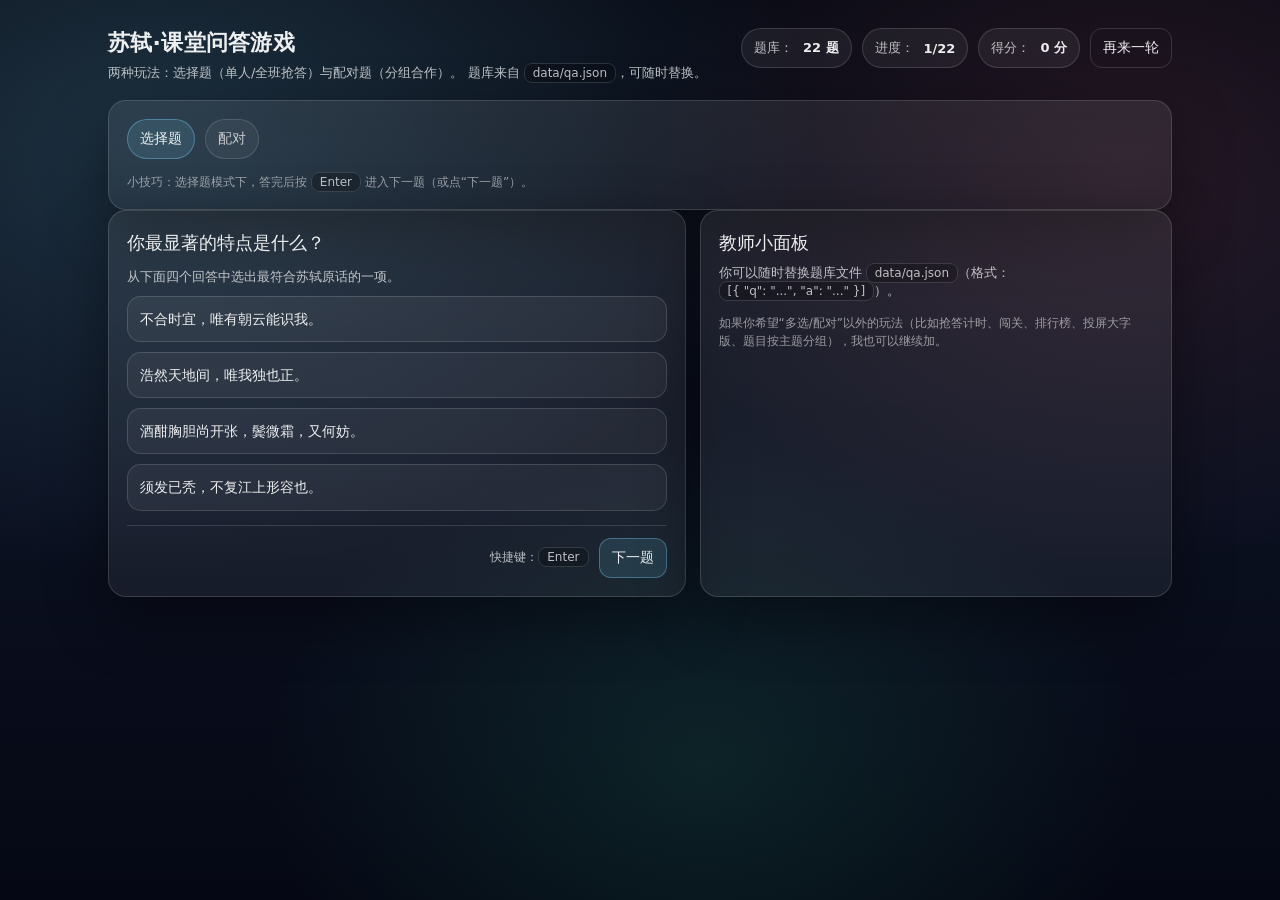
<file: index.html>
<!doctype html>
<html lang="zh-CN">
  <head>
    <meta charset="utf-8" />
    <meta name="viewport" content="width=device-width, initial-scale=1" />
    <title>苏轼·课堂问答游戏</title>
    <link rel="stylesheet" href="./styles.css?v=3" />
  </head>
  <body>
    <div class="wrap" id="app">
      <header>
        <div class="title">
          <h1>苏轼·课堂问答游戏</h1>
          <div class="sub">
            两种玩法：选择题（单人/全班抢答）与配对题（分组合作）。
            题库来自 <span class="kbd">data/qa.json</span>，可随时替换。
          </div>
        </div>
        <div class="toolbar">
          <div class="pill">题库：<strong id="pill-total">-</strong></div>
          <div class="pill">进度：<strong id="pill-progress">-</strong></div>
          <div class="pill">得分：<strong id="pill-score">-</strong></div>
          <button class="btn ghost" id="btnRestart" type="button">再来一轮</button>
        </div>
      </header>

      <div class="panel card">
        <div class="modeTabs" aria-label="玩法切换">
          <button class="tab active" id="tab-mcq" type="button">选择题</button>
          <button class="tab" id="tab-match" type="button">配对</button>
        </div>
        <div class="footerNote">
          小技巧：选择题模式下，答完后按 <span class="kbd">Enter</span> 进入下一题（或点“下一题”）。
        </div>
      </div>

      <div class="main">
        <div class="grid2">
          <section class="panel card" id="mcqView">
            <p class="q" id="mcqQuestion">加载中…</p>
            <p class="hint" id="mcqHint"></p>
            <div class="answers" id="mcqAnswers"></div>
            <div class="resultLine">
              <div id="mcqExplain"></div>
              <div style="display:flex; gap:10px; align-items:center;">
                <span class="small">快捷键：<span class="kbd">Enter</span></span>
                <button class="btn primary" id="btnNext" type="button" disabled>下一题</button>
              </div>
            </div>
          </section>

          <section class="panel card" id="matchView" style="display:none;">
            <div style="display:flex; align-items:center; justify-content:space-between; gap:10px; flex-wrap:wrap;">
              <div>
                <p class="q" style="margin-bottom:6px;">配对模式</p>
                <p class="hint" id="matchExplain">加载中…</p>
              </div>
              <div style="display:flex; gap:10px; align-items:center;">
                <label class="pill" style="gap:8px;">
                  抽取题数
                  <select id="matchSize" class="btn" style="padding:8px 10px; border-radius:10px;">
                    <option value="4">4</option>
                    <option value="5">5</option>
                    <option value="6" selected>6</option>
                    <option value="7">7</option>
                    <option value="8">8</option>
                    <option value="9">9</option>
                    <option value="10">10</option>
                  </select>
                </label>
                <button class="btn primary" id="btnNewMatch" type="button">再来一轮</button>
              </div>
            </div>
            <div class="matchWrap">
              <div class="matchCols">
                <div class="answers" id="matchLeft"></div>
                <div class="answers" id="matchRight"></div>
              </div>
              <div class="footerNote">
                教学建议：可以把全班分成若干组，每组轮流上台配对；配对成功得 1 分，错配不扣分（也可改为扣分制）。
              </div>
            </div>
          </section>

          <aside class="panel card">
            <p class="q" style="margin-bottom:8px;">教师小面板</p>
            <p class="hint" style="margin-top:0;">
              你可以随时替换题库文件 <span class="kbd">data/qa.json</span>（格式：<span class="kbd">[{ "q": "...", "a": "..." }]</span>）。
            </p>
            <div class="footerNote">
              如果你希望“多选/配对”以外的玩法（比如抢答计时、闯关、排行榜、投屏大字版、题目按主题分组），我也可以继续加。
            </div>
          </aside>
        </div>
      </div>
    </div>

    <script src="./app.js?v=3"></script>
  </body>
</html>
</file>
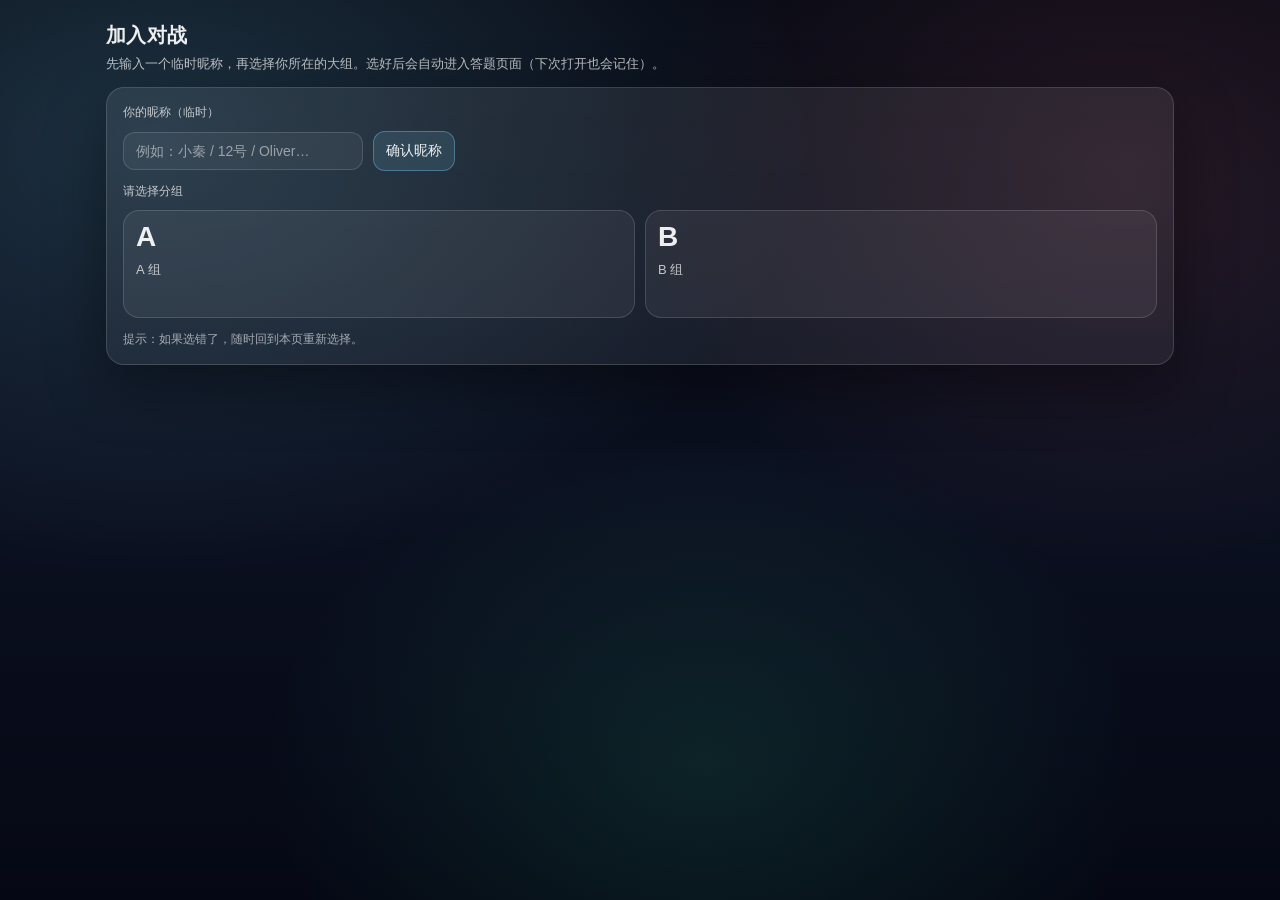
<file: templates/join.html>
<!doctype html>
<html lang="zh-CN">
  <head>
    <meta charset="utf-8" />
    <meta name="viewport" content="width=device-width, initial-scale=1" />
    <title>选择分组｜苏轼课堂对战</title>
    <link rel="stylesheet" href="/static/kahoot.css?v=1" />
  </head>
  <body>
    <div class="wrap">
      <header class="top">
        <div>
          <h1>加入对战</h1>
          <div class="sub">先输入一个临时昵称，再选择你所在的大组。选好后会自动进入答题页面（下次打开也会记住）。</div>
        </div>
      </header>

      <section class="grid" style="grid-template-columns:1fr;">
        <div class="card">
          <div class="label">你的昵称（临时）</div>
          <div style="display:flex; gap:10px; flex-wrap:wrap; align-items:center; margin-bottom:12px;">
            <input id="nickname" class="input" maxlength="20" placeholder="例如：小秦 / 12号 / Oliver…" />
            <button id="btnSave" class="btn primary" type="button">确认昵称</button>
          </div>
          <div class="label">请选择分组</div>
          <div class="btnGrid" style="grid-template-columns:1fr 1fr;">
            <button id="btnA" class="bigBtn" type="button">A<div class="bigBtnText">A 组</div></button>
            <button id="btnB" class="bigBtn" type="button">B<div class="bigBtnText">B 组</div></button>
          </div>
          <div id="hint" class="hint">提示：如果选错了，随时回到本页重新选择。</div>
        </div>
      </section>
    </div>

    <script>
      const teamKey = "kahoot_team_v1";
      const nickKey = "kahoot_nickname_v1";
      const tokenKey = "kahoot_token_v1";

      const nickInput = document.getElementById("nickname");
      const hint = document.getElementById("hint");
      const savedNick = sessionStorage.getItem(nickKey) || "";
      if (savedNick) nickInput.value = savedNick;

      async function join(team) {
        const nickname = (nickInput.value || "").trim();
        if (!nickname) {
          hint.textContent = "请先输入昵称。";
          return;
        }
        let token = sessionStorage.getItem(tokenKey);
        if (!token) {
          // token 只在“确认加入”时生成，避免学生只刷新页面就产生 token
          token = Math.random().toString(36).slice(2) + Date.now().toString(36);
          sessionStorage.setItem(tokenKey, token);
        }
        sessionStorage.setItem(nickKey, nickname);
        sessionStorage.setItem(teamKey, team);
        await fetch("/api/join", {
          method: "POST",
          headers: { "Content-Type": "application/json" },
          body: JSON.stringify({ team, token, nickname }),
        });
        location.href = `/s/${team}`;
      }

      document.getElementById("btnSave").addEventListener("click", () => {
        const nickname = (nickInput.value || "").trim();
        if (!nickname) {
          hint.textContent = "请先输入昵称。";
          return;
        }
        sessionStorage.setItem(nickKey, nickname);
        hint.textContent = `昵称已保存：${nickname}（接下来选择 A/B 组）`;
      });
      // 不自动“重加入”。老师点清零后，若名单要清空，需要同学再手动点一次 A/B 并确认昵称。

      document.getElementById("btnA").addEventListener("click", () => {
        join("A");
      });
      document.getElementById("btnB").addEventListener("click", () => {
        join("B");
      });
    </script>
  </body>
</html>
</file>
<file: styles.css>
:root {
  --bg: #0b1020;
  --panel: rgba(255, 255, 255, 0.08);
  --panel2: rgba(255, 255, 255, 0.12);
  --text: rgba(255, 255, 255, 0.92);
  --muted: rgba(255, 255, 255, 0.72);
  --faint: rgba(255, 255, 255, 0.55);
  --line: rgba(255, 255, 255, 0.14);
  --accent: #7cdbff;
  --good: #36d399;
  --bad: #fb7185;
  --warn: #fbbf24;
  --shadow: 0 20px 60px rgba(0, 0, 0, 0.42);
  --radius: 18px;
}

* { box-sizing: border-box; }

html, body {
  height: 100%;
  margin: 0;
  color: var(--text);
  font-family: ui-sans-serif, system-ui, -apple-system, "PingFang SC", "Hiragino Sans GB", "Microsoft YaHei", Arial, sans-serif;
}

body {
  background:
    radial-gradient(1200px 800px at 12% 15%, rgba(124, 219, 255, 0.18), transparent 55%),
    radial-gradient(900px 700px at 88% 20%, rgba(251, 113, 133, 0.12), transparent 55%),
    radial-gradient(800px 600px at 55% 85%, rgba(54, 211, 153, 0.12), transparent 55%),
    linear-gradient(180deg, #070a14 0%, var(--bg) 55%, #050814 100%);
}

.wrap {
  max-width: 1100px;
  margin: 0 auto;
  padding: 28px 18px 46px;
}

header {
  display: flex;
  gap: 14px;
  align-items: flex-start;
  justify-content: space-between;
  margin-bottom: 18px;
}

.title {
  display: grid;
  gap: 6px;
}

.title h1 {
  margin: 0;
  font-size: 22px;
  letter-spacing: 0.3px;
}

.title .sub {
  color: var(--muted);
  font-size: 13px;
  line-height: 1.35;
}

.panel {
  background: linear-gradient(180deg, var(--panel) 0%, rgba(255, 255, 255, 0.06) 100%);
  border: 1px solid var(--line);
  border-radius: var(--radius);
  box-shadow: var(--shadow);
}

.toolbar {
  display: flex;
  flex-wrap: wrap;
  gap: 10px;
  align-items: center;
  justify-content: flex-end;
}

.pill {
  display: inline-flex;
  gap: 10px;
  align-items: center;
  padding: 10px 12px;
  border-radius: 999px;
  border: 1px solid var(--line);
  background: rgba(255, 255, 255, 0.06);
  color: var(--muted);
  font-size: 13px;
  user-select: none;
}

.pill strong { color: var(--text); }

.btn {
  appearance: none;
  border: 1px solid var(--line);
  border-radius: 12px;
  padding: 10px 12px;
  background: rgba(255, 255, 255, 0.07);
  color: var(--text);
  cursor: pointer;
  transition: transform 140ms ease, background 140ms ease, border-color 140ms ease;
  font-size: 14px;
}

.btn:hover {
  transform: translateY(-1px);
  background: rgba(255, 255, 255, 0.09);
  border-color: rgba(124, 219, 255, 0.35);
}

.btn.primary {
  border-color: rgba(124, 219, 255, 0.35);
  background: rgba(124, 219, 255, 0.12);
}

.btn.ghost {
  background: transparent;
}

.main {
  display: grid;
  grid-template-columns: 1fr;
  gap: 14px;
}

.card {
  padding: 18px;
}

.modeTabs {
  display: flex;
  gap: 10px;
  flex-wrap: wrap;
}

.tab {
  border-radius: 999px;
  padding: 10px 12px;
  border: 1px solid var(--line);
  background: rgba(255, 255, 255, 0.05);
  color: var(--muted);
  cursor: pointer;
  user-select: none;
  font-size: 14px;
}
.tab.active {
  color: var(--text);
  border-color: rgba(124, 219, 255, 0.35);
  background: rgba(124, 219, 255, 0.12);
}

.grid2 {
  display: grid;
  grid-template-columns: 1.1fr 0.9fr;
  gap: 14px;
}

@media (max-width: 900px) {
  .grid2 { grid-template-columns: 1fr; }
  .toolbar { justify-content: flex-start; }
  header { flex-direction: column; align-items: stretch; }
}

.q {
  font-size: 18px;
  line-height: 1.5;
  margin: 0 0 12px;
}

.hint {
  margin: 0 0 10px;
  color: var(--muted);
  font-size: 13px;
}

.answers {
  display: grid;
  gap: 10px;
}

.choice {
  border-radius: 14px;
  border: 1px solid var(--line);
  background: rgba(255, 255, 255, 0.05);
  padding: 12px 12px;
  cursor: pointer;
  transition: transform 140ms ease, background 140ms ease, border-color 140ms ease;
  text-align: left;
  color: var(--text);
  font-size: 14px;
  line-height: 1.45;
}
.choice:hover { transform: translateY(-1px); border-color: rgba(124, 219, 255, 0.25); }
.choice[disabled] { opacity: 0.65; cursor: not-allowed; }
.choice.good { border-color: rgba(54, 211, 153, 0.55); background: rgba(54, 211, 153, 0.12); }
.choice.bad { border-color: rgba(251, 113, 133, 0.55); background: rgba(251, 113, 133, 0.12); }

.resultLine {
  display: flex;
  align-items: center;
  justify-content: space-between;
  gap: 10px;
  border-top: 1px solid var(--line);
  margin-top: 14px;
  padding-top: 12px;
  color: var(--muted);
  font-size: 13px;
}

.resultLine strong { color: var(--text); }

.kbd {
  padding: 2px 8px;
  border-radius: 8px;
  border: 1px solid var(--line);
  background: rgba(0,0,0,0.25);
  color: var(--muted);
  font-size: 12px;
  white-space: nowrap;
}

.matchWrap {
  display: grid;
  gap: 10px;
}

.matchCols {
  display: grid;
  grid-template-columns: 1fr 1fr;
  gap: 10px;
}

.matchItem {
  border-radius: 14px;
  border: 1px solid var(--line);
  background: rgba(255, 255, 255, 0.05);
  padding: 12px 12px;
  cursor: pointer;
  user-select: none;
  transition: transform 140ms ease, background 140ms ease, border-color 140ms ease;
  min-height: 54px;
  display: flex;
  align-items: center;
  line-height: 1.35;
  font-size: 14px;
}

.matchItem:hover { transform: translateY(-1px); border-color: rgba(124, 219, 255, 0.25); }
.matchItem.selected {
  border-color: rgba(124, 219, 255, 0.6);
  background: rgba(124, 219, 255, 0.16);
}
.matchItem.locked { cursor: default; opacity: 0.78; }
.matchItem.good { border-color: rgba(54, 211, 153, 0.6); background: rgba(54, 211, 153, 0.14); }
.matchItem.bad { border-color: rgba(251, 113, 133, 0.6); background: rgba(251, 113, 133, 0.14); }

.footerNote {
  margin-top: 14px;
  color: var(--faint);
  font-size: 12px;
  line-height: 1.5;
}

.small {
  color: var(--muted);
  font-size: 12px;
}
</file>
<file: static/kahoot.css>
:root{
  --bg:#0b1020;
  --panel:rgba(255,255,255,.08);
  --line:rgba(255,255,255,.14);
  --text:rgba(255,255,255,.92);
  --muted:rgba(255,255,255,.72);
  --accent:#7cdbff;
  --good:#36d399;
  --bad:#fb7185;
  --shadow:0 20px 60px rgba(0,0,0,.42);
  --r:18px;
}
*{box-sizing:border-box}
html,body{height:100%;margin:0;color:var(--text);font-family:ui-sans-serif,system-ui,-apple-system,"PingFang SC","Hiragino Sans GB","Microsoft YaHei",Arial,sans-serif}
body{
  background:
    radial-gradient(1200px 800px at 12% 15%, rgba(124, 219, 255, 0.18), transparent 55%),
    radial-gradient(900px 700px at 88% 20%, rgba(251, 113, 133, 0.12), transparent 55%),
    radial-gradient(800px 600px at 55% 85%, rgba(54, 211, 153, 0.12), transparent 55%),
    linear-gradient(180deg, #070a14 0%, var(--bg) 55%, #050814 100%);
}
.wrap{max-width:1100px;margin:0 auto;padding:22px 16px 46px}
.top{display:flex;gap:14px;align-items:flex-start;justify-content:space-between;flex-wrap:wrap;margin-bottom:14px}
h1{margin:0;font-size:20px;letter-spacing:.3px}
.sub{margin-top:6px;color:var(--muted);font-size:13px;line-height:1.35;max-width:760px}
.actions{display:flex;gap:10px;align-items:center;flex-wrap:wrap}
.pill{
  display:inline-flex;gap:10px;align-items:center;
  padding:10px 12px;border-radius:999px;border:1px solid var(--line);
  background:rgba(255,255,255,.06);color:var(--muted);font-size:13px;user-select:none
}
.pill strong{color:var(--text)}
.select{
  border:1px solid var(--line);background:rgba(255,255,255,.05);color:var(--text);
  border-radius:10px;padding:8px 10px;outline:none
}
.input{
  border:1px solid var(--line);
  background:rgba(255,255,255,.05);
  color:var(--text);
  border-radius:12px;
  padding:10px 12px;
  outline:none;
  min-width: 240px;
  font-size:14px;
}
.input::placeholder{color:rgba(255,255,255,.5)}
.btn{
  appearance:none;border:1px solid var(--line);border-radius:12px;padding:10px 12px;
  background:rgba(255,255,255,.07);color:var(--text);cursor:pointer;
  transition:transform 140ms ease,background 140ms ease,border-color 140ms ease;
  font-size:14px
}
.btn:hover{transform:translateY(-1px);background:rgba(255,255,255,.09);border-color:rgba(124,219,255,.35)}
.btn.primary{border-color:rgba(124,219,255,.35);background:rgba(124,219,255,.12)}
.grid{display:grid;grid-template-columns:1.2fr .8fr;gap:14px}
@media (max-width:900px){.grid{grid-template-columns:1fr}}
.card{
  background:linear-gradient(180deg,var(--panel) 0%, rgba(255,255,255,.06) 100%);
  border:1px solid var(--line);border-radius:var(--r);box-shadow:var(--shadow);
  padding:16px
}
.label{color:var(--muted);font-size:12px;margin-bottom:10px}
.q{font-size:18px;line-height:1.5;margin:0 0 10px}
.meta{display:flex;gap:18px;flex-wrap:wrap;color:var(--muted);font-size:13px;margin-bottom:10px}
.timerBig{
  display:flex; align-items:center; justify-content:space-between; gap:12px;
  border:1px solid var(--line);
  background:rgba(255,255,255,.06);
  border-radius:16px;
  padding:12px 14px;
  margin:12px 0 12px;
}
.timerNum{font-size:34px;font-weight:900;letter-spacing:.5px}
.timerLabel{color:var(--muted);font-size:12px}
.bar{height:10px;border-radius:999px;background:rgba(255,255,255,.08);overflow:hidden;border:1px solid rgba(255,255,255,.10)}
.bar > div{height:100%;width:0%;background:linear-gradient(90deg, rgba(124,219,255,.8), rgba(54,211,153,.75));transition:width 180ms linear}
.timerBig.danger .timerNum{color:var(--warn,#fbbf24)}
.timerBig.ending .timerNum{color:var(--bad)}
.revealBox{
  margin-top:12px;
  border:1px solid var(--line);
  border-radius:16px;
  background:rgba(255,255,255,.05);
  padding:12px 12px;
}
.revealTitle{font-size:14px;color:var(--muted);margin-bottom:8px}
.revealCorrect{font-size:15px;line-height:1.45}
.cols2{display:grid;grid-template-columns:1fr 1fr;gap:10px;margin-top:10px}
.nameLine{display:flex;align-items:center;justify-content:space-between;gap:10px;border:1px solid rgba(255,255,255,.10);background:rgba(0,0,0,.18);border-radius:12px;padding:8px 10px;color:var(--muted);font-size:12px}
.nameLine strong{color:var(--text);font-weight:700}
.options{display:grid;gap:8px}
.opt{
  border:1px solid var(--line);border-radius:14px;background:rgba(255,255,255,.05);
  padding:10px 12px;font-size:14px;line-height:1.45
}
.hint{margin-top:12px;color:rgba(255,255,255,.6);font-size:12px;line-height:1.5}
.scoreRow{display:grid;grid-template-columns:1fr 1fr;gap:10px}
.teamBox{border:1px solid var(--line);border-radius:14px;background:rgba(255,255,255,.05);padding:12px}
.teamTitle{color:var(--muted);font-size:12px;margin-bottom:4px}
.score{font-size:28px;font-weight:700}
.small{color:var(--muted);font-size:12px}
.tagList{display:flex;flex-wrap:wrap;gap:8px;margin-top:10px}
.tag{
  border:1px solid var(--line);
  background:rgba(255,255,255,.05);
  border-radius:999px;
  padding:6px 10px;
  font-size:12px;
  color:var(--muted);
}
.btnGrid{display:grid;grid-template-columns:1fr 1fr;gap:10px}
.bigBtn{
  border:1px solid var(--line);border-radius:16px;background:rgba(255,255,255,.06);
  color:var(--text);cursor:pointer;min-height:108px;
  display:flex;flex-direction:column;align-items:flex-start;justify-content:flex-start;
  padding:12px 12px;transition:transform 140ms ease,background 140ms ease,border-color 140ms ease;
  font-size:28px;font-weight:800;line-height:1
}
.bigBtn.good{border-color:rgba(54,211,153,.65);background:rgba(54,211,153,.18)}
.bigBtn.bad{border-color:rgba(251,113,133,.65);background:rgba(251,113,133,.16)}
.bigBtn:hover{transform:translateY(-1px);border-color:rgba(124,219,255,.35)}
.bigBtn:disabled{opacity:.6;cursor:not-allowed}
.bigBtnText{margin-top:10px;font-size:13px;font-weight:500;color:var(--muted);line-height:1.35}
</file>
